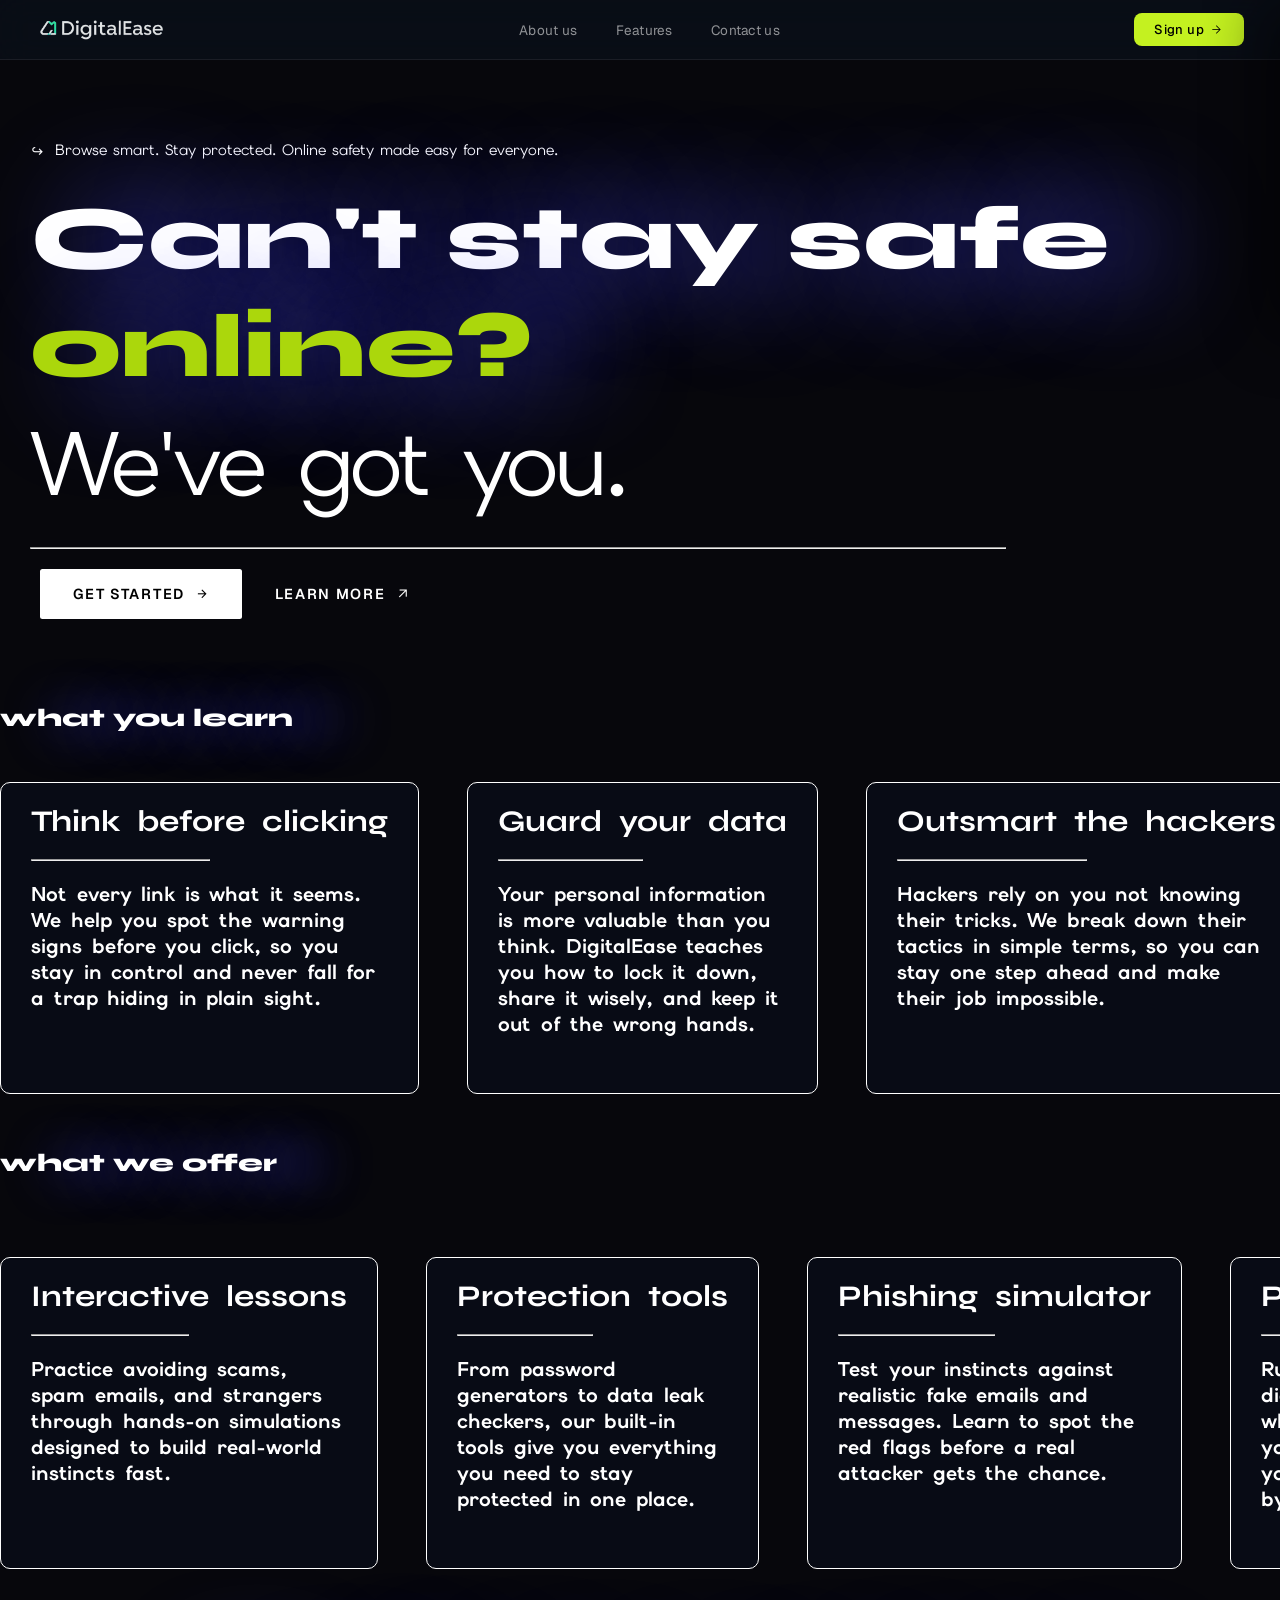
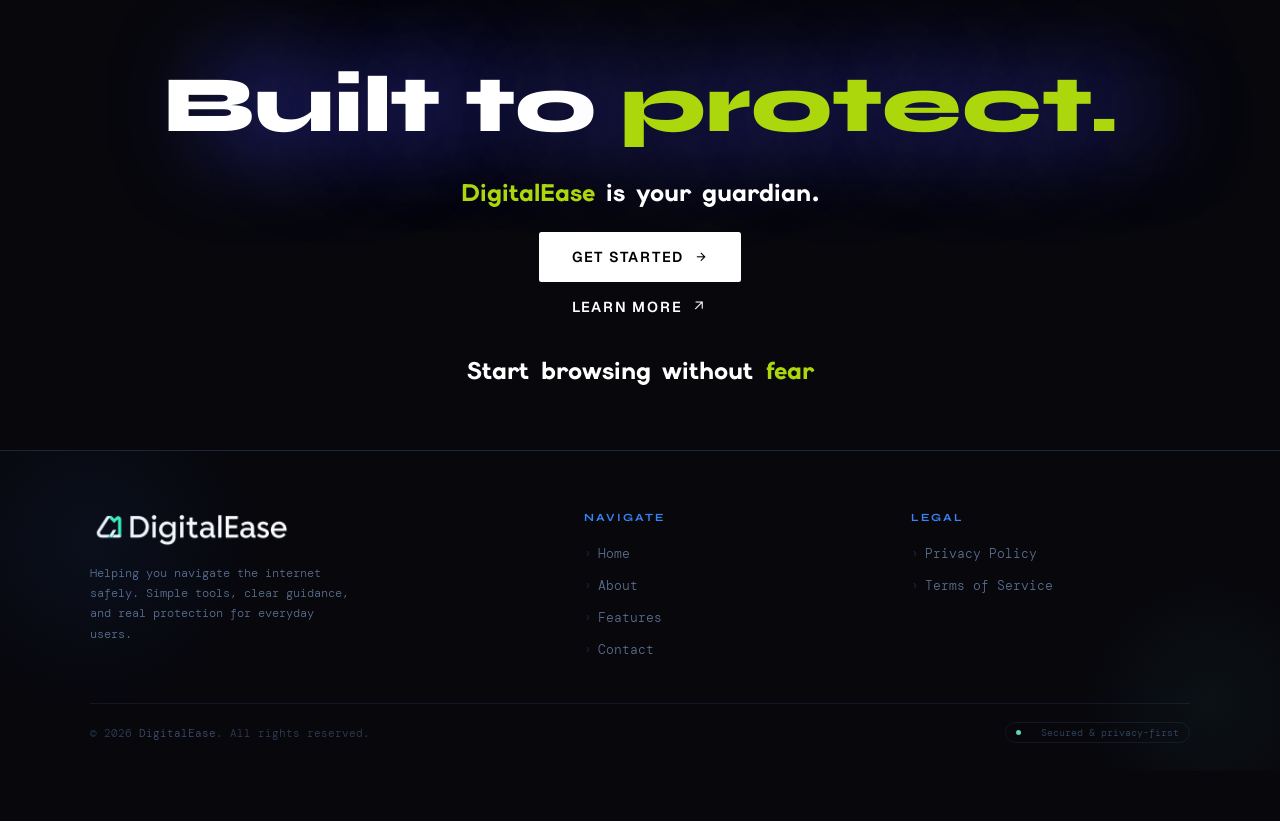
<file: index.html>
<!doctype html>
<html lang="en">
  <head>
    <meta charset="UTF-8" />
    <meta name="viewport" content="width=device-width, initial-scale=1.0" />
    <link rel="stylesheet" href="styles/pages/index.css" />
    <link rel="stylesheet" href="styles/general.css" />
    <link rel="stylesheet" href="styles/header.css" />
    <link rel="stylesheet" href="styles/footer.css" />
    <link rel="icon" type="image/png" href="favicon-16x16.png" />
    <title>Hey there! - DigitalEase</title>
    <link rel="preconnect" href="https://fonts.googleapis.com" />
    <link rel="preconnect" href="https://fonts.gstatic.com" crossorigin />
    <link
      href="https://fonts.googleapis.com/css2?family=Elms+Sans:ital,wght@0,100..900;1,100..900&display=swap"
      rel="stylesheet"
    />
    <link
      href="https://fonts.googleapis.com/css2?family=Syne:wght@400;600;700;800&family=Geist:wght@300;400;500;600&display=swap"
      rel="stylesheet"
    />
    <link
      href="https://fonts.googleapis.com/css2?family=Material+Symbols+Outlined:wght,FILL@100..700,0..1&display=swap"
      rel="stylesheet"
    />
  </head>
  <body>
    <header id="header"></header>

    <main>
      <section class="brief-intro">
        <h2>
          <span translate="no" class="ms">prompt_suggestion</span>Browse smart. Stay protected.
          Online safety made easy for everyone.
        </h2>
        <h1>Can't stay safe <span>online?</span></h1>
        <h2 translate="no" id="word"></h2>

        <hr class="divider" />

        <div class="buttons">
          <a class="cta-a" href="pages/signup.html">
            <button class="cta">
              <span>Get Started</span>
              <span class="ms">arrow_forward</span>
            </button>
          </a>
          <a class="lm-a" href="pages/about.html">
            <button class="lm">
              Learn More <span class="ms lm-ms" translate="no">arrow_outward</span>
            </button>
          </a>
        </div>
      </section>

      <section class="benefits">
        <h2 class="label">what you learn</h2>
        <div class="marqueeTracks">
          <div class="marquee">
            <div class="marquee-inner">
              <div class="marquee-item">
                <h1>Think before clicking</h1>
                <hr class="marquee-divider" />
                <p>
                  Not every link is what it seems. We help you spot the warning
                  signs before you click, so you stay in control and never fall
                  for a trap hiding in plain sight.
                </p>
              </div>
              <div class="marquee-item">
                <h1>Guard your data</h1>
                <hr class="marquee-divider" />
                <p>
                  Your personal information is more valuable than you think.
                  DigitalEase teaches you how to lock it down, share it wisely,
                  and keep it out of the wrong hands.
                </p>
              </div>
              <div class="marquee-item">
                <h1>Outsmart the hackers</h1>
                <hr class="marquee-divider" />
                <p>
                  Hackers rely on you not knowing their tricks. We break down
                  their tactics in simple terms, so you can stay one step ahead
                  and make their job impossible.
                </p>
              </div>
              <div class="marquee-item">
                <h1>No more scams</h1>
                <hr class="marquee-divider" />
                <p>
                  From fake giveaways to phishing emails, scams are everywhere
                  online. Learn to recognize them instantly and never get fooled
                  by a too-good-to-be-true offer again.
                </p>
              </div>
              <div class="marquee-item">
                <h1>Shield your identity</h1>
                <hr class="marquee-divider" />
                <p>
                  Identity theft can happen to anyone, and recovering from it is
                  a nightmare. We show you how to protect your digital identity
                  before anyone gets the chance to steal it.
                </p>
              </div>
              <div class="marquee-item">
                <h1>Safer everyday</h1>
                <hr class="marquee-divider" />
                <p>
                  Online safety isn't a one-time thing — it's a daily habit.
                  DigitalEase gives you the knowledge and tools to make secure
                  choices every time you go online.
                </p>
              </div>
              <div class="marquee-item">
                <h1>Think before clicking</h1>
                <hr class="marquee-divider" />
                <p>
                  Not every link is what it seems. We help you spot the warning
                  signs before you click, so you stay in control and never fall
                  for a trap hiding in plain sight.
                </p>
              </div>
              <div class="marquee-item">
                <h1>Guard your data</h1>
                <hr class="marquee-divider" />
                <p>
                  Your personal information is more valuable than you think.
                  DigitalEase teaches you how to lock it down, share it wisely,
                  and keep it out of the wrong hands.
                </p>
              </div>
              <div class="marquee-item">
                <h1>Outsmart the hackers</h1>
                <hr class="marquee-divider" />
                <p>
                  Hackers rely on you not knowing their tricks. We break down
                  their tactics in simple terms, so you can stay one step ahead
                  and make their job impossible.
                </p>
              </div>
              <div class="marquee-item">
                <h1>No more scams</h1>
                <hr class="marquee-divider" />
                <p>
                  From fake giveaways to phishing emails, scams are everywhere
                  online. Learn to recognize them instantly and never get fooled
                  by a too-good-to-be-true offer again.
                </p>
              </div>
              <div class="marquee-item">
                <h1>Shield your identity</h1>
                <hr class="marquee-divider" />
                <p>
                  Identity theft can happen to anyone, and recovering from it is
                  a nightmare. We show you how to protect your digital identity
                  before anyone gets the chance to steal it.
                </p>
              </div>
              <div class="marquee-item">
                <h1>Safer everyday</h1>
                <hr class="marquee-divider" />
                <p>
                  Online safety isn't a one-time thing — it's a daily habit.
                  DigitalEase gives you the knowledge and tools to make secure
                  choices every time you go online.
                </p>
              </div>
            </div>
          </div>
        </div>
        <h2 class="label label2">what we offer</h2>
        <div class="marqueeTracks">
          <div class="marquee">
            <div class="marquee-inner inner2">
              <div class="marquee-item">
                <h1>Interactive lessons</h1>
                <hr class="marquee-divider" />
                <p>
                  Practice avoiding scams, spam emails, and strangers through
                  hands-on simulations designed to build real-world instincts fast.
                </p>
              </div>
              <div class="marquee-item">
                <h1>Protection tools</h1>
                <hr class="marquee-divider" />
                <p>
                  From password generators to data leak checkers, our built-in
                  tools give you everything you need to stay protected in one place.
                </p>
              </div>
              <div class="marquee-item">
                <h1>Phishing simulator</h1>
                <hr class="marquee-divider" />
                <p>
                  Test your instincts against realistic fake emails and messages.
                  Learn to spot the red flags before a real attacker gets the chance.
                </p>
              </div>
              <div class="marquee-item">
                <h1>Privacy checkup</h1>
                <hr class="marquee-divider" />
                <p>
                  Run a quick scan of your digital footprint and see what's exposed.
                  We'll walk you through tightening your privacy settings step by step.
                </p>
              </div>
              <div class="marquee-item">
                <h1>Safety quizzes</h1>
                <hr class="marquee-divider" />
                <p>
                  Put your knowledge to the test with short, engaging quizzes after
                  every lesson. Track what you've mastered and where you still need work.
                </p>
              </div>
              <div class="marquee-item">
                <h1>Progress tracking</h1>
                <hr class="marquee-divider" />
                <p>
                  Watch your safety skills grow over time. Your personal dashboard
                  shows completed lessons, earned badges, and your overall security score.
                </p>
              </div>
              <div class="marquee-item">
                <h1>Interactive lessons</h1>
                <hr class="marquee-divider" />
                <p>
                  Practice avoiding scams, spam emails, and strangers through
                  hands-on simulations designed to build real-world instincts fast.
                </p>
              </div>
              <div class="marquee-item">
                <h1>Protection tools</h1>
                <hr class="marquee-divider" />
                <p>
                  From password generators to malware scanners, our built-in
                  tools give you everything you need to stay protected in one place.
                </p>
              </div>
              <div class="marquee-item">
                <h1>Phishing simulator</h1>
                <hr class="marquee-divider" />
                <p>
                  Test your instincts against realistic fake emails and messages.
                  Learn to spot the red flags before a real attacker gets the chance.
                </p>
              </div>
              <div class="marquee-item">
                <h1>Privacy checkup</h1>
                <hr class="marquee-divider" />
                <p>
                  Run a quick scan of your digital footprint and see what's exposed.
                  We'll walk you through tightening your privacy settings step by step.
                </p>
              </div>
              <div class="marquee-item">
                <h1>Safety quizzes</h1>
                <hr class="marquee-divider" />
                <p>
                  Put your knowledge to the test with short, engaging quizzes after
                  every lesson. Track what you've mastered and where you still need work.
                </p>
              </div>
              <div class="marquee-item">
                <h1>Progress tracking</h1>
                <hr class="marquee-divider" />
                <p>
                  Watch your safety skills grow over time. Your personal dashboard
                  shows completed lessons, earned badges, and your overall security score.
                </p>
              </div>
            </div>
          </div>
       </section>

       <section class="brief-outro1">
        <h1 class="label">Built to <span>protect.</span></h1>
        <h2 class="sub-label"><span>DigitalEase</span> is your guardian.</h2>
        <div class="buttons">
          <a class="cta-a" href="pages/signup.html">
            <button class="cta">
              <span>Get Started</span>
              <span class="ms">arrow_forward</span>
            </button>
          </a>
          <a class="lm-a" href="pages/about.html">
            <button class="lm">
              Learn More <span class="ms lm-ms" translate="no">arrow_outward</span>
            </button>
          </a>
        </div>
        <h2 class="outro">Start browsing without <span>fear</span></h2>
       </section>

       <div id="footer"></div>
    </main>

    <script src="components/header.js"></script>
    <script src="components/footer.js"></script>
    <script src="scripts/typescript.js"></script>
  </body>
</html>
</file>
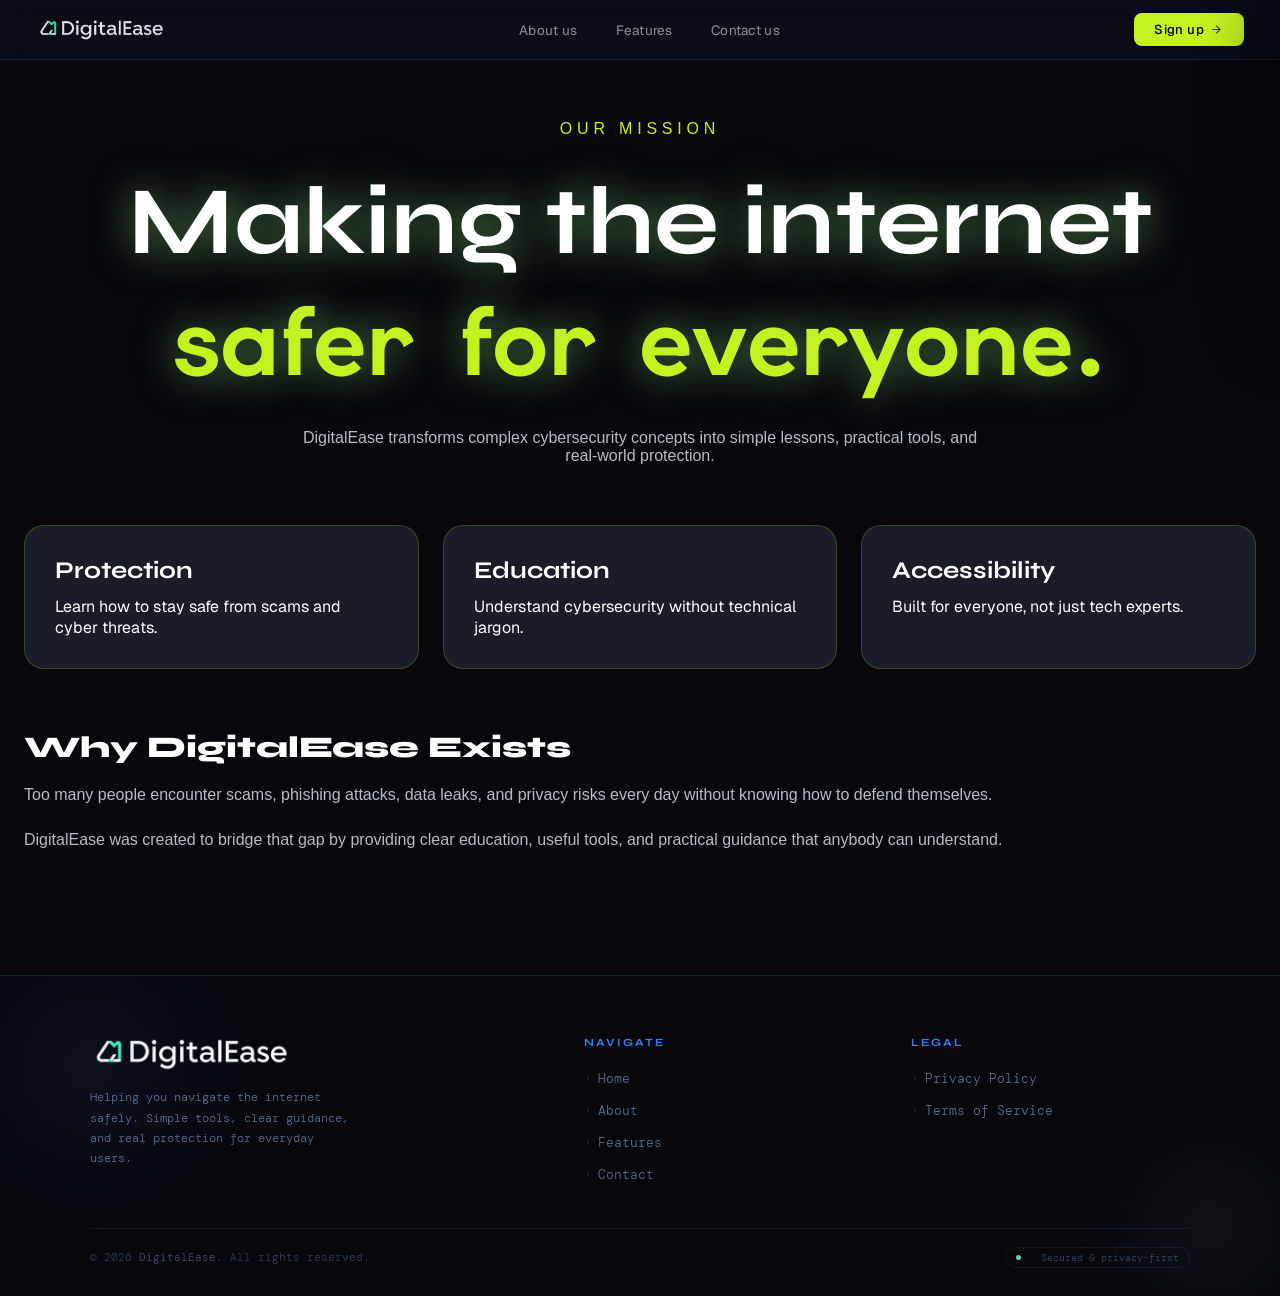
<file: pages/about.html>
<!doctype html>
<html lang="en">
  <head>
    <meta charset="UTF-8" />
    <meta name="viewport" content="width=device-width, initial-scale=1.0" />
    <title>About Us - DigitalEase</title>
    <link rel="stylesheet" href="../styles/pages/about.css" />
    <link rel="stylesheet" href="../styles/general.css" />
    <link rel="stylesheet" href="../styles/footer.css" />
    <link rel="stylesheet" href="../styles/header.css" />
    <link rel="icon" type="image/png" href="../favicon-16x16.png" />
    <link rel="preconnect" href="https://fonts.googleapis.com" />
    <link rel="preconnect" href="https://fonts.gstatic.com" crossorigin />
    <link
      href="https://fonts.googleapis.com/css2?family=Elms+Sans:ital,wght@0,100..900;1,100..900&display=swap"
      rel="stylesheet"
    />
    <link
      href="https://fonts.googleapis.com/css2?family=Syne:wght@400;600;700;800&family=Geist:wght@300;400;500;600&display=swap"
      rel="stylesheet"
    />
    <link
      href="https://fonts.googleapis.com/css2?family=Material+Symbols+Outlined:wght,FILL@100..700,0..1&display=swap"
      rel="stylesheet"
    />
  </head>
  <body>
    <header id="header"></header>

    <main>
      <section class="hero">
        <span class="tag">OUR MISSION</span>
        <h1>Making the internet <span>safer for everyone.</span></h1>
        <p>
          DigitalEase transforms complex cybersecurity concepts into simple
          lessons, practical tools, and real-world protection.
        </p>
      </section>

      <section class="stats">
        <div class="card">
          <h2>Protection</h2>
          <p>Learn how to stay safe from scams and cyber threats.</p>
        </div>
        <div class="card">
          <h2>Education</h2>
          <p>Understand cybersecurity without technical jargon.</p>
        </div>
        <div class="card">
          <h2>Accessibility</h2>
          <p>Built for everyone, not just tech experts.</p>
        </div>
      </section>

      <section class="story">
        <h2>Why DigitalEase Exists</h2>
        <p>
          Too many people encounter scams, phishing attacks, data leaks, and
          privacy risks every day without knowing how to defend themselves.
        </p>
        <p>
          DigitalEase was created to bridge that gap by providing clear
          education, useful tools, and practical guidance that anybody can
          understand.
        </p>
      </section>
    </main>

    <div id="footer"></div>

    <script src="../components/header.js"></script>
    <script src="../components/footer.js"></script>
  </body>
</html>
</file>
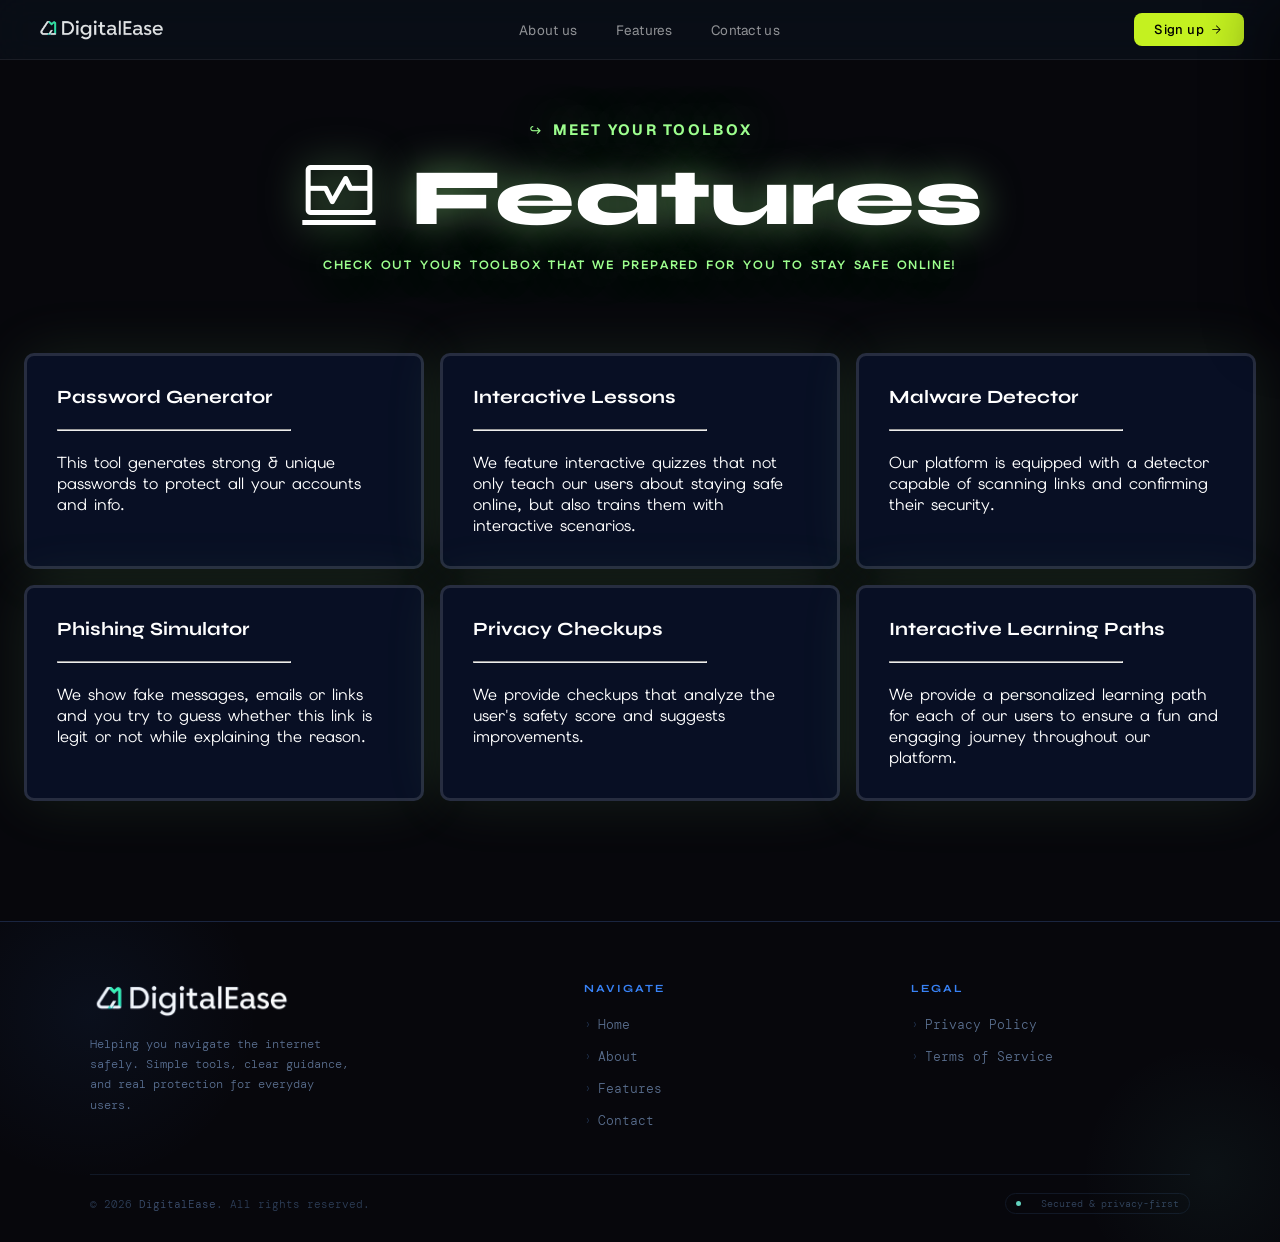
<file: pages/features.html>
<!doctype html>
<html lang="en">
  <head>
    <meta charset="UTF-8" />
    <meta name="viewport" content="width=device-width, initial-scale=1.0" />
    <title>Features - DigitalEase</title>
    <link rel="stylesheet" href="../styles/pages/features.css" />
    <link rel="stylesheet" href="../styles/general.css" />
    <link rel="stylesheet" href="../styles/footer.css" />
    <link rel="stylesheet" href="../styles/header.css" />
    <link rel="icon" type="image/png" href="../favicon-16x16.png" />
    <link rel="preconnect" href="https://fonts.googleapis.com" />
    <link rel="preconnect" href="https://fonts.gstatic.com" crossorigin />
    <link
      href="https://fonts.googleapis.com/css2?family=Elms+Sans:ital,wght@0,100..900;1,100..900&display=swap"
      rel="stylesheet"
    />
    <link
      href="https://fonts.googleapis.com/css2?family=Syne:wght@400;600;700;800&family=Geist:wght@300;400;500;600&display=swap"
      rel="stylesheet"
    />
    <link
      href="https://fonts.googleapis.com/css2?family=Material+Symbols+Outlined:wght,FILL@100..700,0..1&display=swap"
      rel="stylesheet"
    />
  </head>
  <body>
    <header id="header"></header>

    <main>
      <section class="features">
        <div class="main-text">
          <h2 class="subtitle">
            <span class="ms">prompt_suggestion</span> Meet your toolbox
          </h2>
          <h1 class="title">
            <span class="ms">browse_activity</span> Features
          </h1>
          <h2 class="desc">
            Check out your toolbox that we prepared for you to stay safe online!
          </h2>
        </div>

        <div class="features-cards">
          <article class="card">
            <h1>Password Generator</h1>
            <hr class="card-divider" />
            <p>
              This tool generates strong & unique passwords to protect all your
              accounts and info.
            </p>
          </article>

          <article class="card">
            <h1>Interactive Lessons</h1>
            <hr class="card-divider" />
            <p>
              We feature interactive quizzes that not only teach our users about
              staying safe online, but also trains them with interactive
              scenarios.
            </p>
          </article>

          <article class="card">
            <h1>Malware Detector</h1>
            <hr class="card-divider" />
            <p>
              Our platform is equipped with a detector capable of scanning links
              and confirming their security.
            </p>
          </article>

          <article class="card">
            <h1>Phishing Simulator</h1>
            <hr class="card-divider" />
            <p>
              We show fake messages, emails or links and you try to guess
              whether this link is legit or not while explaining the reason.
            </p>
          </article>

          <article class="card">
            <h1>Privacy Checkups</h1>
            <hr class="card-divider" />
            <p>
              We provide checkups that analyze the user's safety score and
              suggests improvements.
            </p>
          </article>

          <article class="card">
            <h1>Interactive Learning Paths</h1>
            <hr class="card-divider" />
            <p>
              We provide a personalized learning path for each of our users to
              ensure a fun and engaging journey throughout our platform.
            </p>
          </article>
        </div>
      </section>
    </main>

    <div id="footer"></div>

    <script src="../components/header.js"></script>
    <script src="../components/footer.js"></script>
  </body>
</html>
</file>
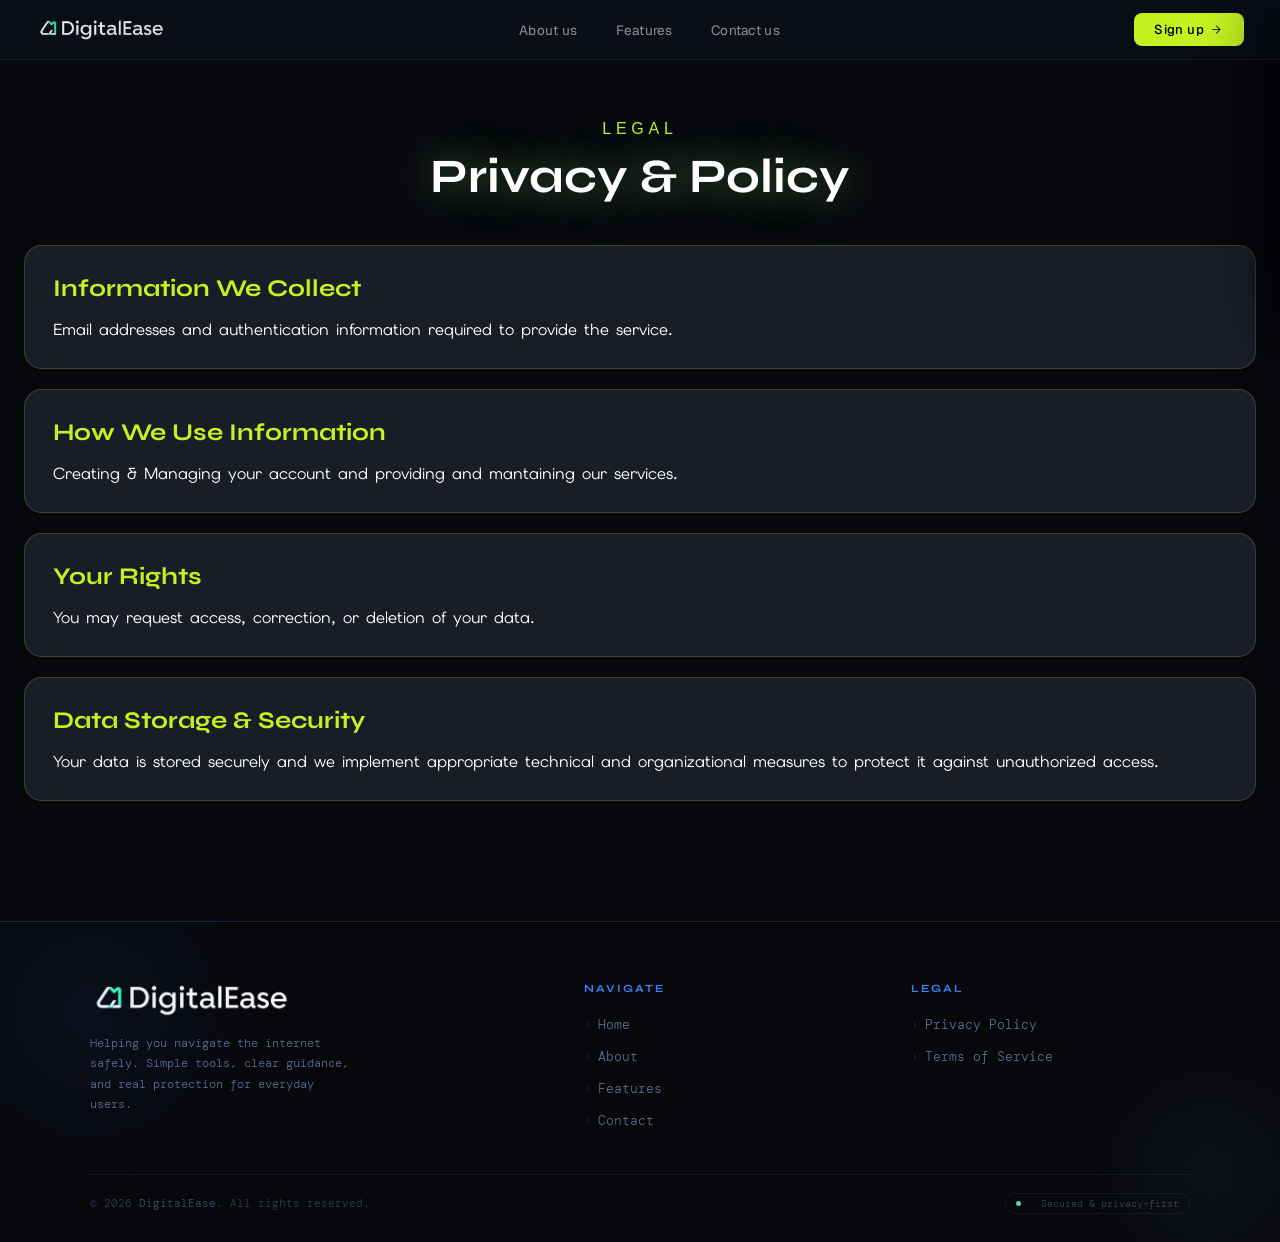
<file: components/files/privacy-policy.html>
<!doctype html>
<html>
  <head>
    <title>Privacy & Policy - DigitalEase</title>
    <link rel="stylesheet" href="../../styles/pages/privacy-policy.css" />
    <link rel="stylesheet" href="../../styles/general.css" />
    <link rel="stylesheet" href="../../styles/footer.css" />
    <link rel="stylesheet" href="../../styles/header.css" />
    <link rel="icon" type="image/png" href="../../favicon-16x16.png" />
    <link rel="preconnect" href="https://fonts.googleapis.com" />
    <link rel="preconnect" href="https://fonts.gstatic.com" crossorigin />
    <link
      href="https://fonts.googleapis.com/css2?family=Elms+Sans:ital,wght@0,100..900;1,100..900&display=swap"
      rel="stylesheet"
    />
    <link
      href="https://fonts.googleapis.com/css2?family=Syne:wght@400;600;700;800&family=Geist:wght@300;400;500;600&display=swap"
      rel="stylesheet"
    />
    <link
      href="https://fonts.googleapis.com/css2?family=Material+Symbols+Outlined:wght,FILL@100..700,0..1&display=swap"
      rel="stylesheet"
    />
  </head>
  <body>
    <header id="header"></header>
    <main>
      <section class="legal-hero">
        <span class="tag">LEGAL</span>
        <h1>Privacy & Policy</h1>
      </section>
      <section class="legal-content">
        <article class="legal-card">
          <h2>Information We Collect</h2>
          <p>
            Email addresses and authentication information required to provide
            the service.
          </p>
        </article>

        <article class="legal-card">
          <h2>How We Use Information</h2>
          <p>
            Creating & Managing your account and providing and mantaining our
            services.
          </p>
        </article>

        <article class="legal-card">
          <h2>Your Rights</h2>
          <p>You may request access, correction, or deletion of your data.</p>
        </article>

        <article class="legal-card">
          <h2>Data Storage & Security</h2>
          <p>
            Your data is stored securely and we implement appropriate technical
            and organizational measures to protect it against unauthorized
            access.
          </p>
        </article>
      </section>
    </main>

    <div id="footer"></div>

    <script src="../../components/header.js"></script>
    <script src="../../components/footer.js"></script>
  </body>
</html>
</file>
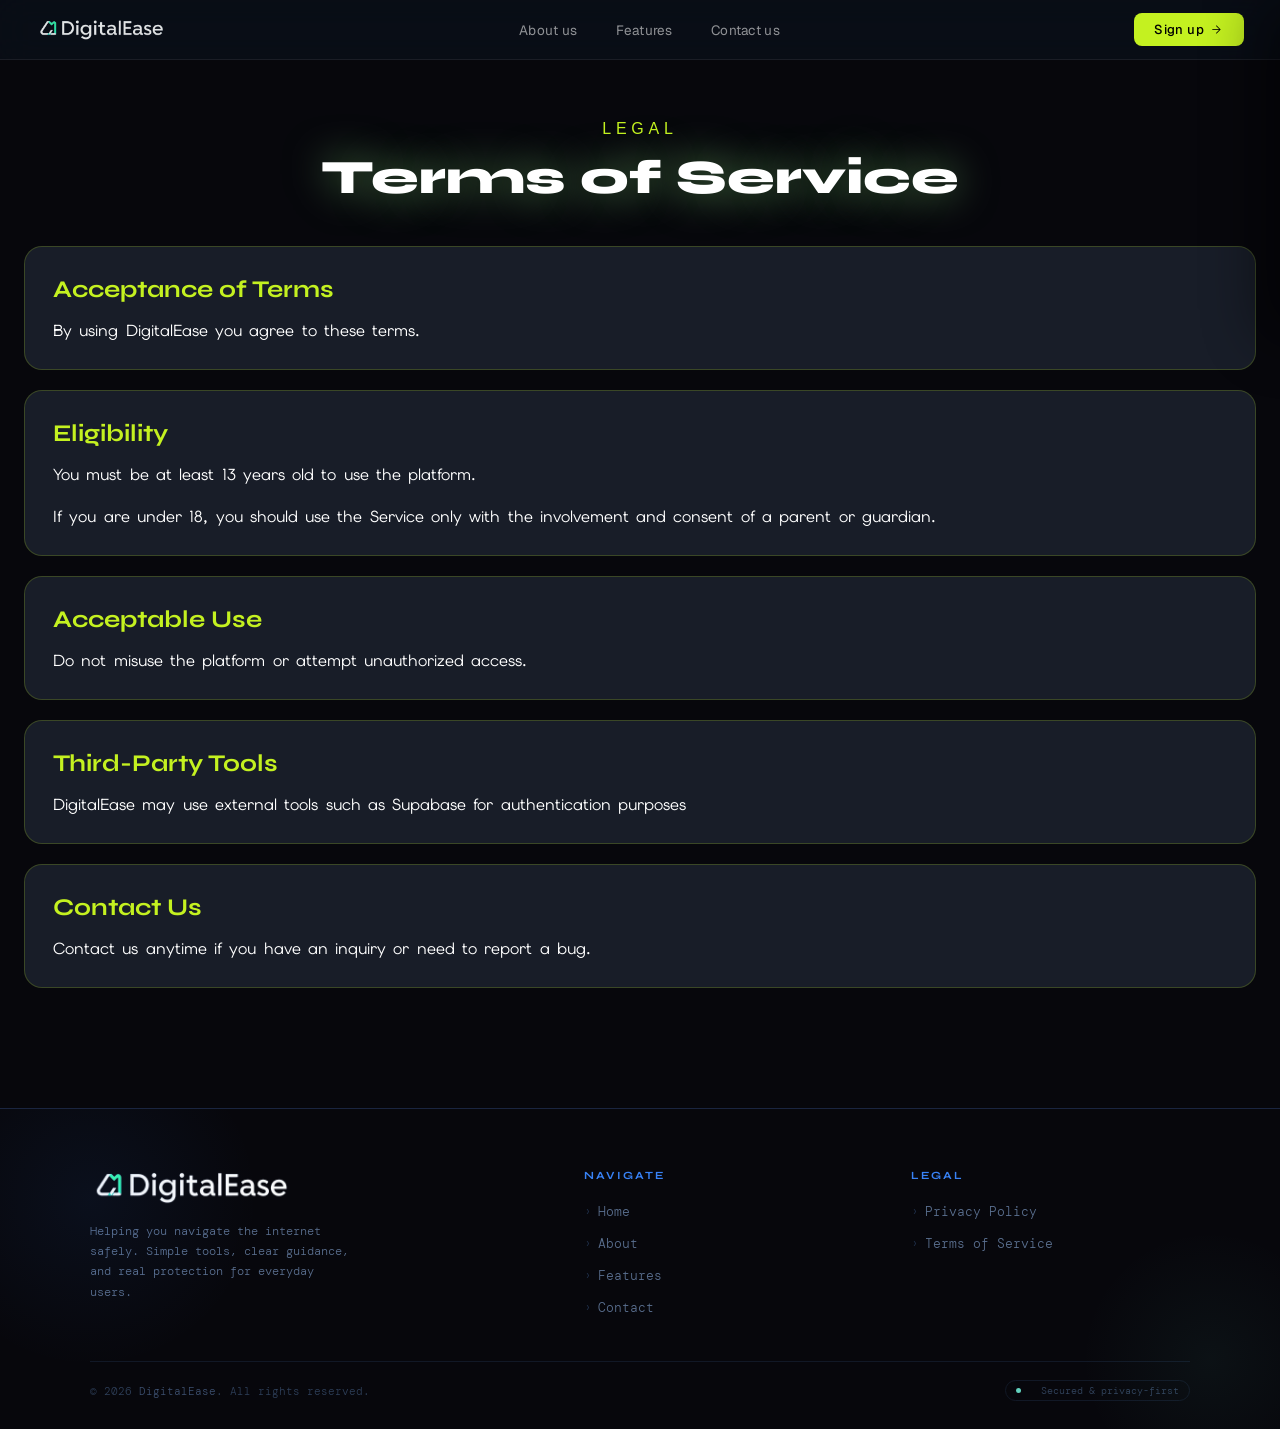
<file: components/files/terms-of-service.html>
<!doctype html>
<html>
  <head>
    <title>Terms Of Service - DigitalEase</title>
    <link rel="stylesheet" href="../../styles/pages/terms-of-service.css" />
    <link rel="stylesheet" href="../../styles/general.css" />
    <link rel="stylesheet" href="../../styles/footer.css" />
    <link rel="stylesheet" href="../../styles/header.css" />
    <link rel="icon" type="image/png" href="../../favicon-16x16.png" />
    <link rel="preconnect" href="https://fonts.googleapis.com" />
    <link rel="preconnect" href="https://fonts.gstatic.com" crossorigin />
    <link
      href="https://fonts.googleapis.com/css2?family=Elms+Sans:ital,wght@0,100..900;1,100..900&display=swap"
      rel="stylesheet"
    />
    <link
      href="https://fonts.googleapis.com/css2?family=Syne:wght@400;600;700;800&family=Geist:wght@300;400;500;600&display=swap"
      rel="stylesheet"
    />
    <link
      href="https://fonts.googleapis.com/css2?family=Material+Symbols+Outlined:wght,FILL@100..700,0..1&display=swap"
      rel="stylesheet"
    />
  </head>
  <body>
    <header id="header"></header>
    <main>
      <section class="legal-hero">
        <span class="tag">LEGAL</span>
        <h1>Terms of Service</h1>
      </section>
      <section class="legal-content">
        <article class="legal-card">
          <h2>Acceptance of Terms</h2>
          <p>By using DigitalEase you agree to these terms.</p>
        </article>

        <article class="legal-card">
          <h2>Eligibility</h2>
          <p>
            You must be at least 13 years old to use the platform.<br /><br />If
            you are under 18, you should use the Service only with the
            involvement and consent of a parent or guardian.
          </p>
        </article>

        <article class="legal-card">
          <h2>Acceptable Use</h2>
          <p>Do not misuse the platform or attempt unauthorized access.</p>
        </article>

        <article class="legal-card">
          <h2>Third-Party Tools</h2>
          <p>
            DigitalEase may use external tools such as Supabase for
            authentication purposes
          </p>
        </article>

        <article class="legal-card">
          <h2>Contact Us</h2>
          <p>
            Contact us anytime if you have an inquiry or need to report a bug.
          </p>
        </article>
      </section>
    </main>

    <div id="footer"></div>

    <script src="../../components/header.js"></script>
    <script src="../../components/footer.js"></script>
  </body>
</html>
</file>
<file: styles/pages/index.css>
main {
  padding-top: clamp(6.8rem, 15vw + 1rem, 10rem);
  display: flex;
  flex-direction: column;
  padding-bottom: 50px;
  gap: 4rem;
}

a {
  text-decoration: none;
}

.brief-intro {
  position: relative;
  padding-inline: 30px;
  color: white;
  font-family: Elms Sans;
  transform: translateY(-20px);
  animation: fadeUp 2s ease-in-out forwards;
}

@keyframes fadeUp {
  0% {
    opacity: 0;
    transform: translateY(0);
  }
  100% {
    opacity: 1;
    transform: translateY(-20px);
  }
}

.brief-intro h2 {
  display: flex;
  align-items: center;
  margin-bottom: 25px;
  font-weight: 400;
  font-size: 15px;
  gap: 10px;
}

.brief-intro h1 {
  font-size: clamp(30px, 9vw, 90px);
  font-weight: 800;
  text-shadow: 50px 0 110px rgb(71, 71, 255);
  background-color: transparent;
  font-family: Syne;
}

#word {
  display: inline-block;
  transition:
    opacity 0.35s,
    transform 0.35s;
  font-family: "Elms Sans", sans-serif;
  margin-block: 20px;
  align-self: flex-start;
  z-index: 2;
  position: relative;
  isolation: isolate;
  font-size: clamp(30px, 9vw, 90px);
  letter-spacing: -0.045em;
  line-height: 0.96;
}

#word.out {
  opacity: 0;
  transform: translateY(-12px);
}

.brief-intro h1 span {
  color: rgb(171, 215, 12);
}

.divider {
  height: 2px;
  width: 80%;
  margin-block: 20px;
  background: white;
  border-radius: 999em;
}

.brief-intro .buttons {
  display: flex;
  padding-inline: 10px;
}

.cta,
.lm {
  font-size: clamp(0.5rem, 2vw, 0.9rem);
  display: flex;
  gap: 10px;
  align-items: center;
  padding: 1.1em 2.3em;
  border-radius: 2.5px;
  cursor: pointer;
  border: none;
  font-family: Geist;
  text-transform: uppercase;
  font-weight: 600;
  letter-spacing: 0.12em;
  background-color: white;
  white-space: nowrap;
}

.cta {
  position: relative;
  overflow: hidden;
  background: white;
  color: black;
}

.cta::before {
  content: "";
  color: black;
  display: flex;
  align-items: center;
  justify-content: center;
  position: absolute;
  inset: 0;
  background: rgb(171, 215, 12);
  transform: translateX(-101%);
  transition: transform 0.45s cubic-bezier(0.16, 1, 0.3, 1);
}

.cta span {
  position: relative;
  z-index: 1;
  transition: color 0.45s;
}

.cta:hover span {
  color: black;
}

.cta:hover::before {
  transform: translateX(0);
}

.buttons .lm {
  background-color: transparent;
  color: white;
}

.lm-ms {
  transition: margin-left 0.2s ease-in-out;
}

.buttons .lm:hover .lm-ms {
  margin-left: 10px;
}

/* Marquee */

.benefits .label {
  justify-self: center;
  text-shadow: 50px 0 50px rgb(71, 71, 255);
  color: white;
  font-family: Syne;
  margin-bottom: 25px;
  font-weight: 800;
  font-size: clamp(15px, 4vw, 25px);
}

.marquee {
  overflow: hidden;
}

.marqueeTracks {
  display: flex;
  flex-direction: column;
  font-family: Syne;
  font-weight: 700;
  gap: 1.5rem;
  margin-bottom: 0;
  padding-block: 1.5rem;
  color: white;
  font-size: clamp(2rem, 3vw + 1rem, 3rem);
}

.marquee-inner {
  display: inline-flex;
  white-space: nowrap;
  animation: scroll 60s linear infinite;
  animation-direction: reverse;
}

.inner2 {
  animation-direction: normal;
}

.marquee-item {
  margin-right: 3rem;
  background-color: rgb(8, 11, 21);
  padding-block: 20px;
  border: 1px white solid;
  border-radius: 10px;
  text-wrap: wrap;
  padding-inline: 30px;
  padding-bottom: 30px;
  word-spacing: 10px;
  transition: color 0.4s ease-in-out;
}

.marquee-divider {
  width: 50%;
  margin-block: 20px;
  height: 2px;
  border-radius: 999em;
  background-color: white;
  justify-self: center;
  transition: width 0.2s ease-in-out;
}

.marquee-item:hover .marquee-divider {
  width: 100%;
}

.marquee-item h1 {
  font-size: clamp(30px, 0.7rem, 40px);
  font-family: Syne;
  font-weight: 700;
  white-space: nowrap;
}

.marquee-item p {
  font-size: clamp(15px, 3vw, 20px);
  font-family: Elms Sans;
  word-spacing: 0.5px;
}

.marqueeTracks .item1 {
  color: white;
}

.marquee-inner:hover {
  animation-play-state: paused;
  cursor: pointer;
}
@keyframes scroll {
  from {
    transform: translateX(0);
  }
  to {
    transform: translateX(-50%);
  }
}

.label2 {
  padding-block: 30px;
}

.brief-outro1 {
  display: flex;
  flex-direction: column;
  justify-content: center;
  text-align: center;
  align-items: center;
  gap: 1.5rem;
}

.brief-outro1 h1,
.brief-outro1 h2 {
  font-family: Syne;
  font-weight: 800;
  color: white;
}

.brief-outro1 h1 span,
.brief-outro1 h2 span {
  color: rgb(171, 215, 12);
}

.brief-outro1 h1 {
  font-size: clamp(1.5rem, 7vw, 5rem);
  text-shadow: 50px 0 100px rgb(71, 71, 255);
  white-space: nowrap;
}

.brief-outro1 h2 {
  font-family: Elms Sans;
}
</file>
<file: styles/general.css>
* {
  margin: 0;
  padding: 0;
}

*,
*::before,
*::after {
  box-sizing: border-box;
}

*::selection {
  background-color: rgb(158, 198, 14);
  color: black;
}

.ms {
  font-family: "Material Symbols Outlined";
  font-weight: normal;
  font-style: normal;
  font-size: inherit;
  display: inline-block;
  line-height: 1;
  white-space: nowrap;
  letter-spacing: normal;
  word-wrap: normal;
  direction: ltr;
  font-feature-settings: "liga";
  -webkit-font-smoothing: antialiased;
}

body {
  background-color: rgb(7, 7, 12);
  overflow-x: hidden;
}

main {
  width: 100%;
  max-width: 1600px;
  margin: 0 auto;
}

::-webkit-scrollbar {
  width: 8px;
}

::-webkit-scrollbar-track {
  background: #0f0d28;
}

::-webkit-scrollbar-thumb {
  background-color: #333060;
  border-radius: 999em;
  transition: background-color 0.2s ease-in-out;
}

::-webkit-scrollbar-thumb:hover {
  background-color: #d4f542;
}
</file>
<file: styles/header.css>
header {
  display: flex;
  align-items: center;
  justify-content: space-between;
  height: 60px;
  padding: 0 36px;
  position: fixed;
  top: 0;
  left: 0;
  right: 0;
  z-index: 1000;
  background: rgba(10, 14, 23, 0.72);
  backdrop-filter: blur(16px) saturate(140%);
  -webkit-backdrop-filter: blur(16px) saturate(140%);
  border-bottom: 1px solid rgba(255, 255, 255, 0.06);
  transition: background 0.3s ease;
}

header .icon {
  height: 24px;
  width: auto;
}

header .logo-link {
  display: flex;
  align-items: center;
  opacity: 0.9;
  transition: opacity 0.2s;
}

header .logo-link:hover {
  opacity: 1;
}

header .buttons {
  display: flex;
  align-items: center;
  gap: 2.4rem;
  background: none;
  border: none;
  padding: 0;
}

header .buttons a {
  color: rgba(255, 255, 255, 0.55);
  font-family: "Geist", sans-serif;
  font-size: 13.5px;
  font-weight: 400;
  letter-spacing: 0.02em;
  text-decoration: none;
  position: relative;
  transition: color 0.2s;
}

header .buttons a::after {
  content: "";
  position: absolute;
  bottom: -3px;
  left: 0;
  right: 0;
  height: 1px;
  background: #4a90d9;
  transform: scaleX(0);
  transform-origin: left;
  transition: transform 0.25s ease;
}

header .buttons a:hover {
  color: #ffffff;
}
header .buttons a:hover::after {
  transform: scaleX(1);
}

header .sign-up-btn {
  display: flex;
  align-items: center;
  gap: 6px;
  padding: 8px 20px;
  border-radius: 8px;
  background: rgb(196, 241, 32);
  color: black;
  font-family: "Geist", sans-serif;
  font-size: 13px;
  font-weight: 500;
  letter-spacing: 0.03em;
  text-decoration: none;
  position: relative;
  overflow: hidden;
  transition:
    background 0.2s,
    transform 0.15s,
    box-shadow 0.2s;
}

header .sign-up-btn:hover {
  background: rgb(160, 195, 31);
  box-shadow: 0 0 18px rgba(51, 223, 46, 0.4);
  transform: translateY(-1px);
}

.sign-up-btn span {
  z-index: 2;
  display: flex;
  align-items: center;
  gap: 5px;
}
.sign-up-btn .ms {
  font-size: 15px;
  font-variation-settings: "wght" 300;
}

header .hamburger {
  display: none;
  background: none;
  border: none;
  color: rgba(255, 255, 255, 0.7);
  font-size: 26px;
  cursor: pointer;
  padding: 4px;
  border-radius: 6px;
  transition:
    color 0.2s,
    background 0.2s;
}

header .hamburger:hover {
  color: #ffffff;
  background: rgba(255, 255, 255, 0.08);
}

.mobile-menu {
  position: fixed;
  top: 0;
  right: 0;
  bottom: 0;
  height: fit-content;
  width: 280px;
  border: 3px solid rgba(255, 255, 255, 0.126);
  border-top: 0;
  display: flex;
  flex-direction: column;
  border-bottom-left-radius: 8px;
  border-bottom-right-radius: 8px;
  z-index: 9999;
  transform: translateX(100%);
  transition: transform 0.32s cubic-bezier(0.16, 1, 0.3, 1);
  box-shadow: -20px 0 60px rgba(0, 0, 0, 0.5);
  background-color: #0d1117;
  opacity: 0.99;
}

.mobile-menu.open {
  transform: translateX(0);
}

.mobile-menu::before {
  content: "";
  display: block;
  height: 30px;
  flex-shrink: 0;
}

.mobile-menu .sec-btns {
  display: flex;
  flex-direction: column;
  padding: 20px 16px;
  gap: 4px;
}

.mobile-menu .menu-a {
  text-decoration: none;
}

.mobile-menu .menu-a .btn {
  display: flex;
  align-items: center;
  gap: 12px;
  width: 100%;
  padding: 12px 16px;
  border-radius: 8px;
  background: transparent;
  border: none;
  color: rgba(255, 255, 255, 0.6);
  font-family: "Geist", sans-serif;
  font-size: 13px;
  font-weight: 400;
  letter-spacing: 0.04em;
  text-transform: uppercase;
  cursor: pointer;
  transition:
    background 0.18s,
    color 0.18s;
  text-align: left;
}

.mobile-menu .menu-a .btn .ms {
  font-size: 18px;
  color: #4a90d9;
}

.mobile-menu .menu-a .btn:hover {
  background: rgba(255, 255, 255, 0.06);
  color: #ffffff;
}

.account-divider {
  margin: 16px 20px;
  border: none;
  border-top: 1px solid rgba(255, 255, 255, 0.08);
}

.mobile-menu .account {
  position: absolute;
  bottom: 40px;
  left: 0;
  right: 0;
  padding: 0 16px;
  display: flex;
  flex-direction: column;
}

.mobile-menu .account-wrap {
  display: flex;
  align-items: center;
  gap: 20px;
  padding: 20px 20px;
  border-radius: 8px;
  background: rgba(255, 255, 255, 0.04);
}

.mobile-menu .account-wrap .ms {
  font-size: 36px;
  color: rgba(255, 255, 255, 0.3);
}

.mobile-menu .account-info {
  display: flex;
  flex-direction: column;
  gap: 4px;
  font-family: "Geist", sans-serif;
  font-size: 13px;
  font-weight: 600;
  letter-spacing: 0.1em;
  text-transform: uppercase;
  color: rgba(255, 255, 255, 0.4);
}

.mobile-menu .sign-up-a {
  text-decoration: none;
}

.mobile-menu .sign-up-a .btn {
  display: flex;
  align-items: center;
  justify-content: center;
  gap: 8px;
  padding: 11px 20px;
  border-radius: 8px;
  background: #2563eb;
  border: none;
  color: #ffffff;
  font-family: "Geist", sans-serif;
  font-size: 12px;
  font-weight: 500;
  letter-spacing: 0.06em;
  text-transform: uppercase;
  cursor: pointer;
  width: 100%;
  transition:
    background 0.2s,
    transform 0.15s;
}

.mobile-menu .sign-up-a .btn .ms {
  font-size: 16px;
  color: white;
}

.mobile-menu .sign-up-a .btn:hover {
  background: #1d4ed8;
  transform: translateY(-1px);
}

main.open {
  filter: brightness(0.4);
  pointer-events: none;
  transition: filter 0.32s ease;
}

@media (max-width: 700px) {
  header .buttons,
  header .sign-up-btn {
    display: none;
  }

  header .hamburger {
    display: block;
  }
}
</file>
<file: styles/footer.css>
@import url("https://fonts.googleapis.com/css2?family=Syne:wght@400;600;700;800&family=DM+Mono:wght@300;400&display=swap");

.logo {
  width: 200px;
}

#footer {
  color: #c8d4e8;
  font-family: "DM Mono", monospace;
  padding: 60px 40px 28px;
  border-top: 1px solid #1a2540;
  position: relative;
  overflow: hidden;
}

#footer::before {
  content: "";
  position: absolute;
  top: -80px;
  left: -80px;
  width: 340px;
  height: 340px;
  background: radial-gradient(
    circle,
    rgba(56, 130, 246, 0.07) 0%,
    transparent 70%
  );
  pointer-events: none;
}

#footer::after {
  content: "";
  position: absolute;
  bottom: -60px;
  right: -60px;
  width: 260px;
  height: 260px;
  background: radial-gradient(
    circle,
    rgba(99, 210, 190, 0.05) 0%,
    transparent 70%
  );
  pointer-events: none;
}

.footer-grid {
  max-width: 1100px;
  margin: 0 auto;
  display: grid;
  grid-template-columns: 1.6fr 1fr 1fr;
  gap: 48px;
}

.footer-logo {
  font-family: "Syne", sans-serif;
  font-weight: 800;
  font-size: 22px;
  color: #ffffff;
  letter-spacing: -0.5px;
  display: flex;
  align-items: center;
  gap: 10px;
  margin-bottom: 14px;
  text-decoration: none;
}

.footer-logo-icon {
  width: 32px;
  height: 32px;
  background: linear-gradient(135deg, #3882f6, #63d2be);
  border-radius: 8px;
  display: flex;
  align-items: center;
  justify-content: center;
  font-size: 14px;
}

.footer-tagline {
  font-size: 12px;
  line-height: 1.7;
  color: #5a6f8f;
  max-width: 260px;
  font-weight: 300;
}

.footer-socials {
  display: flex;
  gap: 10px;
  margin-top: 24px;
}

.footer-col-title {
  font-family: "Syne", sans-serif;
  font-size: 11px;
  font-weight: 700;
  letter-spacing: 2px;
  text-transform: uppercase;
  color: #3882f6;
  margin-bottom: 18px;
}

.footer-links {
  list-style: none;
  padding: 0;
  margin: 0;
  display: flex;
  flex-direction: column;
  gap: 11px;
}

.footer-links a {
  color: #5a6f8f;
  text-decoration: none;
  font-size: 13px;
  font-weight: 300;
  transition: color 0.2s ease;
  display: inline-flex;
  align-items: center;
  gap: 6px;
}

.footer-links a::before {
  content: "›";
  color: #1e2d47;
  transition:
    color 0.2s ease,
    transform 0.2s ease;
  display: inline-block;
}

.footer-links a:hover {
  color: #c8d4e8;
}

.footer-links a:hover::before {
  color: #3882f6;
  transform: translateX(2px);
}

.footer-divider {
  max-width: 1100px;
  margin: 44px auto 0;
  border: none;
  border-top: 1px solid #111826;
}

.footer-bottom {
  max-width: 1100px;
  margin: 18px auto 0;
  display: flex;
  align-items: center;
  justify-content: space-between;
  flex-wrap: wrap;
  gap: 10px;
}

.footer-copy {
  font-size: 11px;
  color: #2e3f59;
  font-weight: 300;
}

.footer-copy span {
  color: #3d5070;
}

.footer-badge {
  font-size: 10px;
  color: #33455f;
  border: 1px solid #111826;
  border-radius: 20px;
  padding: 3px 10px;
  display: flex;
  align-items: center;
  gap: 20px;
  font-weight: 300;
}

.footer-badge::before {
  content: "";
  width: 5px;
  height: 5px;
  border-radius: 50%;
  background: #63d2be;
  display: inline-block;
}

@media (max-width: 768px) {
  #footer {
    padding: 44px 24px 24px;
  }
  .footer-grid {
    grid-template-columns: 1fr 1fr;
    gap: 36px;
  }
  .footer-brand {
    grid-column: 1 / -1;
  }
}

@media (max-width: 480px) {
  .footer-grid {
    grid-template-columns: 1fr;
  }
  .footer-bottom {
    flex-direction: column;
    align-items: flex-start;
  }
}
</file>
<file: styles/pages/about.css>
body {
  background: #0d1117;
  color: white;
  font-family: sans-serif;
  margin: 0;
}

main {
  padding: 120px 24px;
  max-width: 1200px;
  margin: auto;
}

.hero {
  text-align: center;
  display: flex;
  flex-direction: column;
  gap: 1.6rem;
}

.tag {
  color: rgb(196, 241, 32);
  letter-spacing: 0.3em;
}

.hero h1 {
  font-size: clamp(3rem, 8vw, 6rem);
  text-shadow: 0 0 40px rgb(157, 255, 142, 0.5);
  font-family: Syne;
}

.hero h1 span {
  color: rgb(196, 241, 32);
  font-family: Elms Sans;
}

.hero p {
  color: #b8bcc8;
  max-width: 700px;
  margin: auto;
}

.stats {
  display: grid;
  grid-template-columns: repeat(auto-fit, minmax(250px, 1fr));
  gap: 24px;
  margin-top: 60px;
}

.card {
  background: #181d28;
  display: flex;
  flex-direction: column;
  gap: 0.7rem;
  padding: 30px;
  border-radius: 20px;
  border: 1px solid rgba(196, 241, 32, 0.2);
}

.card h2 {
  font-family: Syne;
}

.card p {
  font-family: Geist;
}

.story h2 {
  font-family: Syne;
  font-weight: 800;
  font-size: 30px;
}

.story {
  margin-top: 60px;
  display: flex;
  flex-direction: column;
  gap: 1rem;
}

.story p {
  color: #b8bcc8;
  line-height: 1.8;
}
</file>
<file: styles/pages/features.css>
body {
  background: #0d1117;
  color: white;
  font-family: sans-serif;
  margin: 0;
}

main {
  padding: 120px 24px;
  max-width: 1200px;
  margin: auto;
}

.features {
  display: flex;
  gap: 5rem;
  justify-content: center;
  flex-direction: column;
}

.subtitle {
  text-align: center;
  display: flex;
  justify-content: center;
  align-items: center;
  gap: 0.6rem;
  font-family: Geist;
  letter-spacing: 0.15em;
  color: rgb(157, 255, 142);
  text-transform: uppercase;
  font-size: 15px;
}

.title {
  text-align: center;
  font-family: Syne;
  font-weight: 800;
  font-size: clamp(1rem, 5vw + 1rem, 6rem);
  justify-content: center;
  justify-self: center;
  display: flex;
  gap: 2rem;
}

.title .ms {
  transform: translateY(5px);
}

.desc {
  font-family: Elms Sans;
  letter-spacing: 0.15em;
  font-size: 12px;
  text-align: center;
  color: rgb(157, 255, 142);
  text-transform: uppercase;
}

.subtitle,
.title,
.desc {
  text-shadow: 0 0 40px rgb(157, 255, 142, 0.5);
}

.main-text {
  display: flex;
  flex-direction: column;
  gap: 0.7rem;
}

.features-cards {
  display: grid;
  grid-template-columns: repeat(auto-fit, minmax(250px, 400px));
  justify-content: center;
  gap: 1rem;
}

.features-cards .card {
  background-color: #080f24;
  border: 3px solid rgba(255, 255, 255, 0.126);
  padding-inline: 30px;
  padding-block: 30px;
  display: flex;
  flex-direction: column;
  box-shadow: 0 0 60px rgb(157, 255, 142, 0.1);
  gap: 1rem;
  border-radius: 10px;
}

.features-cards .card-divider {
  width: 70%;
  margin-block: 5px;
}

.features-cards .card h1 {
  font-family: Syne;
}

.features-cards .card p {
  font-family: Elms Sans;
}
</file>
<file: styles/pages/privacy-policy.css>
body {
  background: #0d1117;
  color: white;
  font-family: sans-serif;
  margin: 0;
}

main {
  padding: 120px 24px;
  max-width: 1100px;
  margin: auto;
}

.legal-hero {
  text-align: center;
  display: flex;
  flex-direction: column;
  gap: 0.6rem;
}

.tag {
  color: rgb(196, 241, 32);
  letter-spacing: 0.3em;
}

.legal-hero h1 {
  font-size: clamp(2rem, 6vw, 3rem);
  font-family: Syne;
  font-weight: Syne;
  text-shadow: 0 0 40px rgb(157, 255, 142, 0.5);
}

.legal-content {
  display: flex;
  flex-direction: column;
  gap: 20px;
  margin-top: 40px;
}

.legal-card {
  background: #181d28;
  display: flex;
  flex-direction: column;
  gap: 1rem;
  padding: 28px;
  border-radius: 18px;
  border: 1px solid rgba(196, 241, 32, 0.2);
}

.legal-card h2 {
  color: rgb(196, 241, 32);
  font-family: Syne;
}

.legal-card p {
  font-family: Elms Sans;
}
</file>
<file: styles/pages/terms-of-service.css>
body {
  background: #0d1117;
  color: white;
  font-family: sans-serif;
  margin: 0;
}

main {
  padding: 120px 24px;
  max-width: 1100px;
  margin: auto;
}

.legal-hero {
  text-align: center;
  display: flex;
  flex-direction: column;
  gap: 0.7rem;
}

.tag {
  color: rgb(196, 241, 32);
  letter-spacing: 0.3em;
}

.legal-hero h1 {
  font-size: clamp(2rem, 6vw, 3rem);
  white-space: nowrap;
  font-family: Syne;
  text-shadow: 0 0 40px rgb(157, 255, 142, 0.5);
  font-weight: 800;
}

.legal-content {
  display: flex;
  flex-direction: column;
  gap: 20px;
  margin-top: 40px;
}

.legal-card {
  background: #181d28;
  padding: 28px;
  display: flex;
  flex-direction: column;
  gap: 1rem;
  border-radius: 18px;
  border: 1px solid rgba(196, 241, 32, 0.2);
}

.legal-card h2 {
  color: rgb(196, 241, 32);
  font-family: Syne;
}

.legal-card p {
  font-family: Elms Sans;
  word-spacing: 0.3px;
}
</file>
